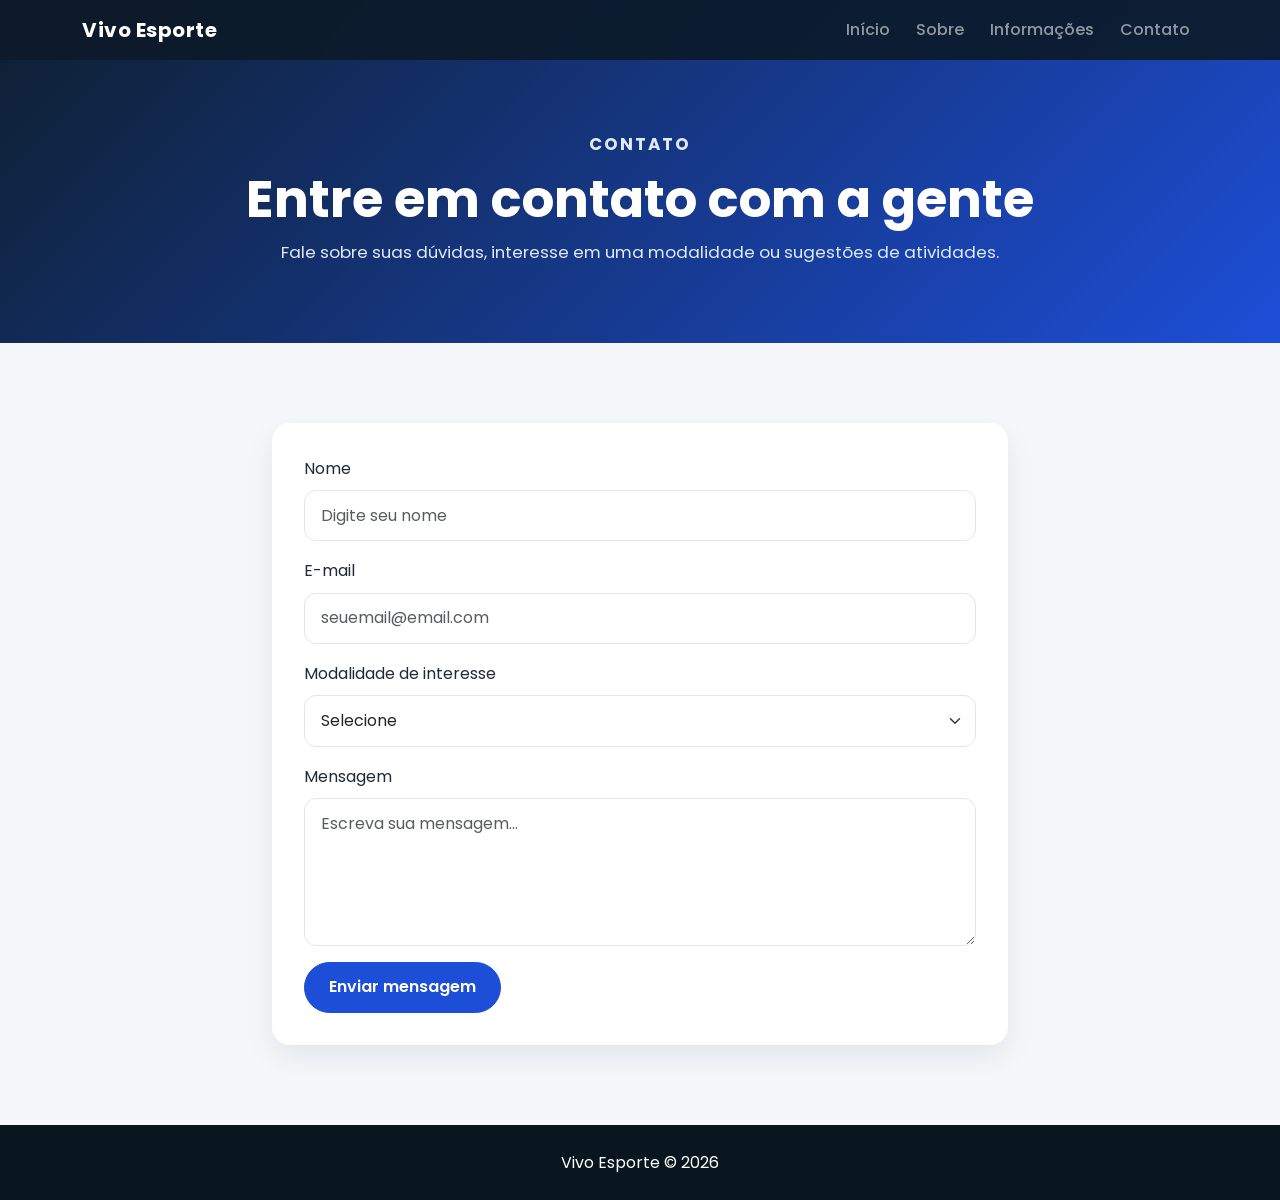
<file: contato.html>
<!DOCTYPE html>
<html lang="pt-BR">

<head>
    <meta charset="UTF-8">
    <meta name="viewport" content="width=device-width, initial-scale=1.0">
    <title>Contato | Vivo Esporte</title>
    <link rel="preconnect" href="https://fonts.googleapis.com">
    <link rel="preconnect" href="https://fonts.gstatic.com" crossorigin>
    <link href="https://fonts.googleapis.com/css2?family=Poppins:wght@400;500;600;700;800&display=swap" rel="stylesheet">
    <link href="https://cdn.jsdelivr.net/npm/bootstrap@5.3.3/dist/css/bootstrap.min.css" rel="stylesheet">
    <link rel="stylesheet" href="style.css">
</head>

<body>
    <nav class="navbar navbar-expand-lg navbar-dark fixed-top">
        <div class="container">
            <a class="navbar-brand" href="index.html">Vivo Esporte</a>
            <button class="navbar-toggler" type="button" data-bs-toggle="collapse" data-bs-target="#menuNav">
                <span class="navbar-toggler-icon"></span>
            </button>
            <div class="collapse navbar-collapse" id="menuNav">
                <ul class="navbar-nav ms-auto">
                    <li class="nav-item"><a class="nav-link" href="index.html">Início</a></li>
                    <li class="nav-item"><a class="nav-link" href="sobre.html">Sobre</a></li>
                    <li class="nav-item"><a class="nav-link" href="informacoes.html">Informações</a></li>
                    <li class="nav-item"><a class="nav-link" href="contato.html">Contato</a></li>
                </ul>
            </div>
        </div>
    </nav>

    <header class="page-header">
        <div class="container text-center">
            <p class="section-tag">Contato</p>
            <h1>Entre em contato com a gente</h1>
            <p>Fale sobre suas dúvidas, interesse em uma modalidade ou sugestões de atividades.</p>
        </div>
    </header>

    <main>
        <section class="page-section">
            <div class="container">
                <div class="row justify-content-center">
                    <div class="col-lg-8">
                        <div class="contact-card">
                            <form>
                                <div class="mb-3">
                                    <label for="nome" class="form-label">Nome</label>
                                    <input type="text" class="form-control" id="nome" placeholder="Digite seu nome">
                                </div>

                                <div class="mb-3">
                                    <label for="email" class="form-label">E-mail</label>
                                    <input type="email" class="form-control" id="email" placeholder="seuemail@email.com">
                                </div>

                                <div class="mb-3">
                                    <label for="modalidade" class="form-label">Modalidade de interesse</label>
                                    <select class="form-select" id="modalidade">
                                        <option selected>Selecione</option>
                                        <option>Futebol</option>
                                        <option>Basquete</option>
                                        <option>Corrida</option>
                                        <option>Academia</option>
                                    </select>
                                </div>

                                <div class="mb-3">
                                    <label for="mensagem" class="form-label">Mensagem</label>
                                    <textarea class="form-control" id="mensagem" rows="5" placeholder="Escreva sua mensagem..."></textarea>
                                </div>

                                <button type="submit" class="btn btn-primary">Enviar mensagem</button>
                            </form>
                        </div>
                    </div>
                </div>
            </div>
        </section>
    </main>

    <footer>
        <div class="container text-center">
            <p class="mb-0">Vivo Esporte © 2026</p>
        </div>
    </footer>

    <script src="https://cdn.jsdelivr.net/npm/bootstrap@5.3.3/dist/js/bootstrap.bundle.min.js"></script>
</body>

</html>
</file>
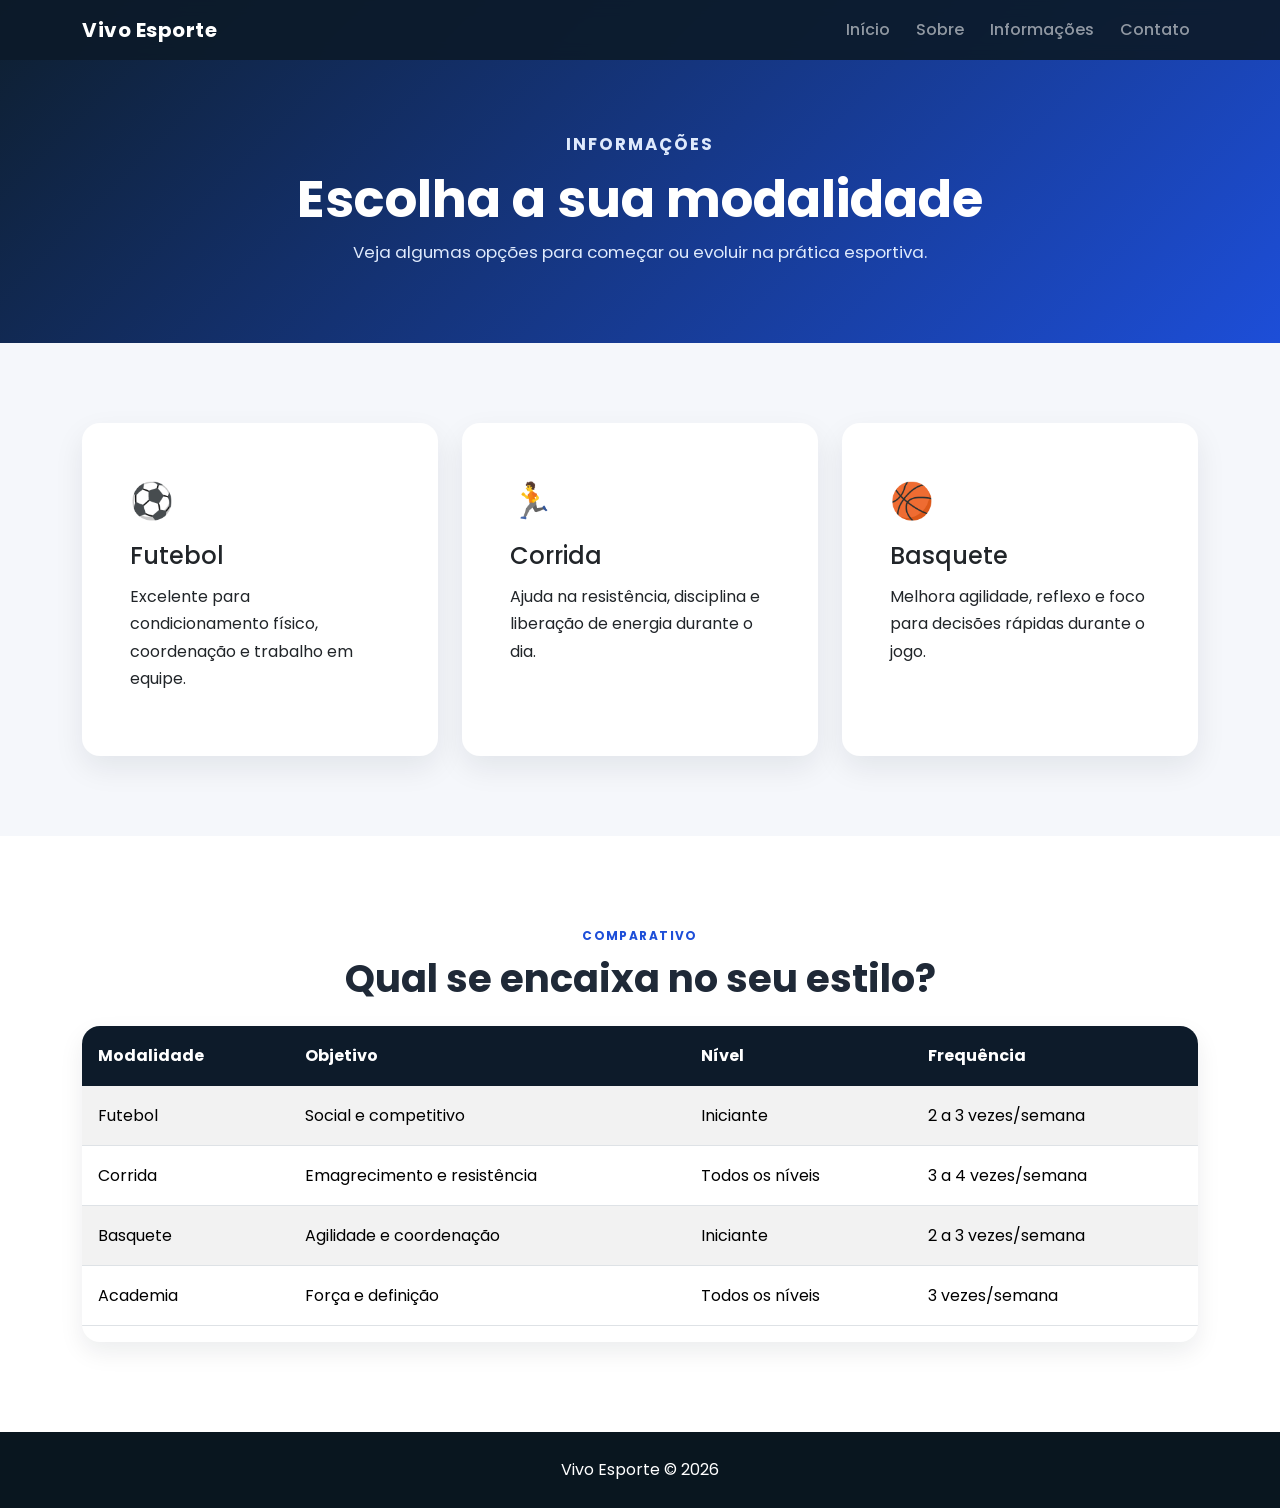
<file: informacoes.html>
<!DOCTYPE html>
<html lang="pt-BR">

<head>
    <meta charset="UTF-8">
    <meta name="viewport" content="width=device-width, initial-scale=1.0">
    <title>Informações | Vivo Esporte</title>
    <link rel="preconnect" href="https://fonts.googleapis.com">
    <link rel="preconnect" href="https://fonts.gstatic.com" crossorigin>
    <link href="https://fonts.googleapis.com/css2?family=Poppins:wght@400;500;600;700;800&display=swap" rel="stylesheet">
    <link href="https://cdn.jsdelivr.net/npm/bootstrap@5.3.3/dist/css/bootstrap.min.css" rel="stylesheet">
    <link rel="stylesheet" href="style.css">
</head>

<body>
    <nav class="navbar navbar-expand-lg navbar-dark fixed-top">
        <div class="container">
            <a class="navbar-brand" href="index.html">Vivo Esporte</a>
            <button class="navbar-toggler" type="button" data-bs-toggle="collapse" data-bs-target="#menuNav">
                <span class="navbar-toggler-icon"></span>
            </button>
            <div class="collapse navbar-collapse" id="menuNav">
                <ul class="navbar-nav ms-auto">
                    <li class="nav-item"><a class="nav-link" href="index.html">Início</a></li>
                    <li class="nav-item"><a class="nav-link" href="sobre.html">Sobre</a></li>
                    <li class="nav-item"><a class="nav-link" href="informacoes.html">Informações</a></li>
                    <li class="nav-item"><a class="nav-link" href="contato.html">Contato</a></li>
                </ul>
            </div>
        </div>
    </nav>

    <header class="page-header">
        <div class="container text-center">
            <p class="section-tag">Informações</p>
            <h1>Escolha a sua modalidade</h1>
            <p>Veja algumas opções para começar ou evoluir na prática esportiva.</p>
        </div>
    </header>

    <main>
        <section class="page-section">
            <div class="container">
                <div class="row g-4">
                    <div class="col-md-4">
                        <div class="card info-card h-100">
                            <div class="card-body">
                                <div class="icon">⚽</div>
                                <h3>Futebol</h3>
                                <p>Excelente para condicionamento físico, coordenação e trabalho em equipe.</p>
                            </div>
                        </div>
                    </div>

                    <div class="col-md-4">
                        <div class="card info-card h-100">
                            <div class="card-body">
                                <div class="icon">🏃</div>
                                <h3>Corrida</h3>
                                <p>Ajuda na resistência, disciplina e liberação de energia durante o dia.</p>
                            </div>
                        </div>
                    </div>

                    <div class="col-md-4">
                        <div class="card info-card h-100">
                            <div class="card-body">
                                <div class="icon">🏀</div>
                                <h3>Basquete</h3>
                                <p>Melhora agilidade, reflexo e foco para decisões rápidas durante o jogo.</p>
                            </div>
                        </div>
                    </div>
                </div>
            </div>
        </section>

        <section class="section-light">
            <div class="container">
                <div class="text-center mb-4">
                    <p class="section-tag">Comparativo</p>
                    <h2>Qual se encaixa no seu estilo?</h2>
                </div>
                <div class="table-responsive">
                    <table class="table table-striped table-hover align-middle">
                        <thead>
                            <tr>
                                <th>Modalidade</th>
                                <th>Objetivo</th>
                                <th>Nível</th>
                                <th>Frequência</th>
                            </tr>
                        </thead>
                        <tbody>
                            <tr>
                                <td>Futebol</td>
                                <td>Social e competitivo</td>
                                <td>Iniciante</td>
                                <td>2 a 3 vezes/semana</td>
                            </tr>
                            <tr>
                                <td>Corrida</td>
                                <td>Emagrecimento e resistência</td>
                                <td>Todos os níveis</td>
                                <td>3 a 4 vezes/semana</td>
                            </tr>
                            <tr>
                                <td>Basquete</td>
                                <td>Agilidade e coordenação</td>
                                <td>Iniciante</td>
                                <td>2 a 3 vezes/semana</td>
                            </tr>
                            <tr>
                                <td>Academia</td>
                                <td>Força e definição</td>
                                <td>Todos os níveis</td>
                                <td>3 vezes/semana</td>
                            </tr>
                        </tbody>
                    </table>
                </div>
            </div>
        </section>
    </main>

    <footer>
        <div class="container text-center">
            <p class="mb-0">Vivo Esporte © 2026</p>
        </div>
    </footer>

    <script src="https://cdn.jsdelivr.net/npm/bootstrap@5.3.3/dist/js/bootstrap.bundle.min.js"></script>
</body>

</html>
</file>
<file: style.css>
:root {
    --azul-escuro: #0d1b2a;
    --azul-royal: #1d4ed8;
    --verde: #32b668;
    --cinza-claro: #f5f7fb;
    --cinza-medio: #dfe6ee;
    --texto: #1f2937;
    --branco: #ffffff;
}

* {
    box-sizing: border-box;
}

html {
    scroll-behavior: smooth;
}

body {
    font-family: 'Poppins', sans-serif;
    background-color: var(--cinza-claro);
    color: var(--texto);
    line-height: 1.7;
}

img {
    max-width: 100%;
    display: block;
}

.navbar {
    background: rgba(13, 27, 42, 0.92);
    backdrop-filter: blur(8px);
}

.navbar-brand {
    font-weight: 700;
    letter-spacing: 0.5px;
}

.nav-link {
    font-weight: 500;
    margin-left: 10px;
}

.hero {
    padding-top: 120px;
    padding-bottom: 70px;
    background: linear-gradient(135deg, #071421 0%, #153a5d 100%);
    color: var(--branco);
}

.hero h1 {
    font-size: clamp(2.2rem, 5vw, 4rem);
    font-weight: 800;
    line-height: 1.1;
    margin-bottom: 20px;
}

.hero p {
    font-size: 1.1rem;
    max-width: 600px;
    color: #dfe9f9;
}

.badge-custom {
    display: inline-block;
    background: rgba(255, 255, 255, 0.12);
    border: 1px solid rgba(255, 255, 255, 0.2);
    padding: 8px 16px;
    border-radius: 999px;
    margin-bottom: 18px;
    font-size: 0.8rem;
    letter-spacing: 0.08em;
    text-transform: uppercase;
}

.hero-image {
    border-radius: 20px;
    box-shadow: 0 25px 60px rgba(0, 0, 0, 0.25);
}

.section-light,
.section-dark,
.cta-section {
    padding: 90px 0;
}

.section-light {
    background: var(--branco);
}

.section-dark {
    background: #eaf2ff;
}

.section-tag {
    margin-bottom: 10px;
    color: var(--azul-royal);
    font-weight: 700;
    letter-spacing: 0.12em;
    text-transform: uppercase;
    font-size: 0.75rem;
}

h2 {
    font-size: clamp(2rem, 3vw, 2.8rem);
    font-weight: 700;
    margin-bottom: 20px;
}

.feature-card,
.sport-card,
.info-card,
.contact-card {
    border: none;
    border-radius: 18px;
    box-shadow: 0 12px 30px rgba(17, 24, 39, 0.08);
}

.feature-card {
    background: linear-gradient(180deg, #fff 0%, #f2f8ff 100%);
}

.feature-icon {
    font-size: 2.2rem;
    margin-bottom: 16px;
}

.card h3 {
    font-size: 1.5rem;
    margin-bottom: 12px;
}

.sport-card img {
    height: 220px;
    object-fit: cover;
    border-radius: 18px 18px 0 0;
}

.card-body {
    padding: 1.5rem;
}

.cta-section {
    background: linear-gradient(135deg, #0d1b2a 0%, #163b61 100%);
    color: var(--branco);
}

.cta-section p {
    max-width: 650px;
    margin: 0 auto 25px;
    color: #dfeafc;
}

.page-header {
    padding-top: 130px;
    padding-bottom: 60px;
    background: linear-gradient(135deg, #0e1f2f 0%, #1d4ed8 100%);
    color: var(--branco);
}

.page-header h1 {
    font-size: clamp(2.2rem, 4vw, 3.2rem);
    font-weight: 700;
}

.page-header p {
    color: #dfeafc;
    font-size: 1.05rem;
}

.page-section {
    padding: 80px 0;
}

.info-card {
    background: var(--branco);
    padding: 1.5rem;
}

.info-card .icon {
    font-size: 2.2rem;
    margin-bottom: 12px;
}

.table-responsive {
    border-radius: 18px;
    overflow: hidden;
    box-shadow: 0 10px 25px rgba(15, 23, 42, 0.08);
}

.table thead th {
    background: var(--azul-escuro);
    color: var(--branco);
    border: none;
    padding: 16px;
}

.table tbody td {
    padding: 16px;
    vertical-align: middle;
}

.contact-card {
    background: var(--branco);
    padding: 2rem;
}

.form-control,
.form-select {
    border-radius: 12px;
    padding: 0.8rem 1rem;
    border: 1px solid var(--cinza-medio);
}

.form-control:focus,
.form-select:focus {
    border-color: var(--azul-royal);
    box-shadow: 0 0 0 0.2rem rgba(29, 78, 216, 0.15);
}

.btn-primary {
    background: var(--azul-royal);
    border-color: var(--azul-royal);
    border-radius: 999px;
    padding: 0.8rem 1.5rem;
    font-weight: 600;
}

.btn-primary:hover {
    background: #1740b0;
    border-color: #1740b0;
}

.btn-outline-light {
    border-radius: 999px;
    padding: 0.8rem 1.5rem;
    font-weight: 600;
}

footer {
    background: #09161f;
    color: var(--branco);
    padding: 24px 0;
}

@media (max-width: 991px) {
    .hero {
        padding-top: 100px;
    }

    .hero-image {
        margin-top: 30px;
    }
}

@media (max-width: 576px) {
    .section-light,
    .section-dark,
    .cta-section,
    .page-section {
        padding: 60px 0;
    }

    .btn {
        width: 100%;
    }

    .d-flex {
        flex-direction: column;
    }
}
</file>
